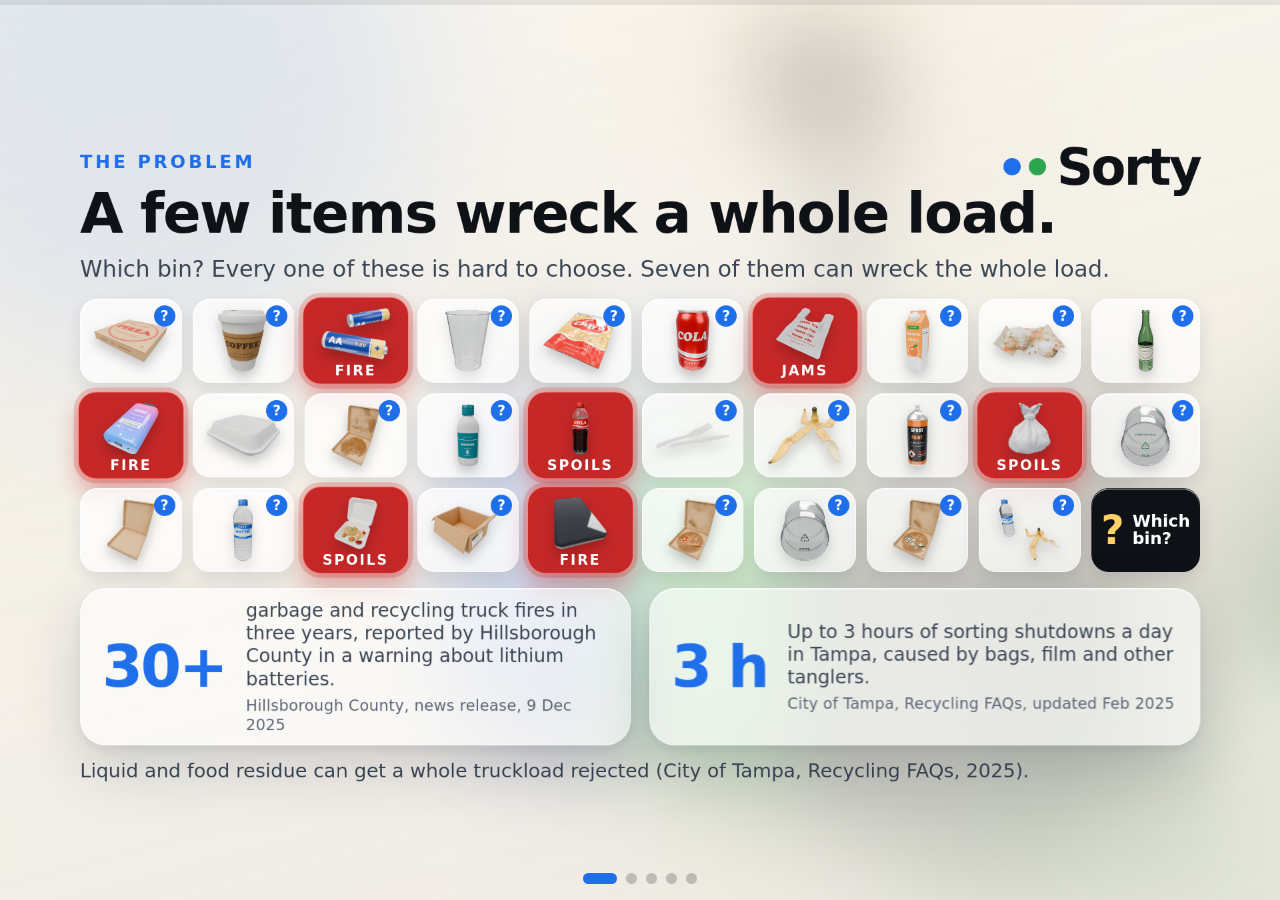
<file: sorty/showcase/deck/index.html>
<!doctype html>
<html lang="en">
<head>
<meta charset="utf-8">
<meta name="viewport" content="width=device-width, initial-scale=1">
<title>Sorty: pitch</title>
<link rel="stylesheet" href="deck.css">
</head>
<body>

<div class="backdrop" aria-hidden="true">
  <div class="room" id="room"></div>
  <i class="orb o1"></i><i class="orb o2"></i><i class="orb o3"></i>
  <div class="veil"></div>
</div>

<div class="progress" aria-hidden="true"><i id="bar"></i></div>

<main class="canvas" id="canvas">
  <div class="slides" id="slides"></div>
</main>

<nav class="dots" id="dots" aria-label="Slides"></nav>

<div class="timer" id="timer" hidden></div>

<aside class="notes" id="notes" hidden>
  <div class="notes-head"><strong id="notesTitle"></strong><span>N notes · T timer · R reset timer · F full screen · arrows or Space to move</span></div>
  <p id="notesText"></p>
</aside>

<script src="content.js"></script>
<script src="deck.js"></script>
</body>
</html>
</file>
<file: sorty/showcase/deck/deck.css>
/* Sorty pitch deck: a "spatial" look. A calm blurred room behind, frosted glass panels in front,
   depth between slides and inside them. Everything is laid out on a fixed 1920x1080 canvas that is
   scaled to the window, so it looks the same on a projector and on a laptop. */
:root {
  --ink: #0E1116; --soft: #3A4553; --muted: #5B6675;
  --blue: #1F6FEB; --green: #2DA44E; --char: #24292F; --amber: #C2570C;
  --glass: rgba(255, 255, 255, .6); --glass-strong: rgba(255, 255, 255, .78);
  --edge: rgba(255, 255, 255, .82);
  --shadow: 0 34px 90px rgba(24, 32, 52, .17), 0 6px 18px rgba(24, 32, 52, .08);
  --ease: cubic-bezier(.2, .8, .2, 1);
  --font: "Segoe UI Variable Display", "Segoe UI", system-ui, -apple-system, "Helvetica Neue", Arial, sans-serif;
  --k: 1; --px: 0; --py: 0;
}
* { box-sizing: border-box; }
html, body { height: 100%; margin: 0; overflow: hidden; background: #ECE7DE; color: var(--ink); font-family: var(--font); }
img, video { display: block; max-width: 100%; }
button { font: inherit; }

/* ---------- the room behind everything ---------- */
.backdrop { position: fixed; inset: 0; overflow: hidden; }
.room { position: absolute; inset: -6%; background: url(img/backdrop.jpg) center / cover no-repeat;
  transform: translate3d(calc(var(--px) * -22px), calc(var(--py) * -14px), 0) scale(1.06); transition: transform .5s var(--ease); }
.veil { position: absolute; inset: 0; background: linear-gradient(165deg, rgba(250, 247, 241, .66), rgba(238, 233, 224, .80)); }
.orb { position: absolute; border-radius: 50%; filter: blur(90px); opacity: .34; will-change: transform; }
.o1 { width: 46vw; height: 46vw; left: -12vw; top: -16vw; background: var(--blue); animation: drift1 26s ease-in-out infinite alternate; }
.o2 { width: 40vw; height: 40vw; right: -10vw; bottom: -18vw; background: var(--green); animation: drift2 31s ease-in-out infinite alternate; }
.o3 { width: 26vw; height: 26vw; right: 22vw; top: -12vw; background: #F2B66D; opacity: .26; animation: drift3 37s ease-in-out infinite alternate; }
@keyframes drift1 { to { transform: translate3d(9vw, 7vw, 0) scale(1.12); } }
@keyframes drift2 { to { transform: translate3d(-8vw, -6vw, 0) scale(1.08); } }
@keyframes drift3 { to { transform: translate3d(-10vw, 9vw, 0) scale(1.2); } }

/* ---------- the canvas and the slides ---------- */
.canvas { position: fixed; left: 50%; top: 50%; width: 1920px; height: 1080px;
  transform: translate(-50%, -50%) scale(var(--k)); transform-origin: center; }
.slides { position: absolute; inset: 0; perspective: 1900px; perspective-origin: 50% 46%; transform-style: preserve-3d; }
.slide { position: absolute; inset: 0; padding: 92px 120px 96px; display: flex; flex-direction: column;
  opacity: 0; pointer-events: none; transform: translate3d(0, 0, 420px) scale(1.05); filter: blur(12px);
  transition: transform .85s var(--ease), opacity .55s ease, filter .55s ease; will-change: transform, opacity; }
.slide.is-past { transform: translate3d(0, 0, -560px) scale(.9); }
.slide.is-active { opacity: 1; pointer-events: auto; transform: none; filter: none; }

/* pieces arrive one after another */
.r { opacity: 0; transform: translate3d(0, 38px, 0) scale(.985); transition: opacity .7s ease, transform .95s var(--ease);
  transition-delay: calc(var(--i, 0) * 120ms + 260ms); }
.slide.is-active .r { opacity: 1; transform: none; }

.kicker { font-size: 27px; font-weight: 700; letter-spacing: .16em; text-transform: uppercase; color: var(--blue); margin: 0 0 20px; }
.headline { font-size: 100px; line-height: 1.02; font-weight: 700; letter-spacing: -.025em; margin: 0; max-width: 1560px; text-wrap: balance; }
.headline.sm { font-size: 84px; }
.body { margin: 30px 0 0; padding: 0; list-style: none; font-size: 42px; line-height: 1.28; color: var(--soft); max-width: 1320px; }
.body li + li { margin-top: 12px; }
.foot { margin-top: auto; padding-top: 24px; font-size: 29px; line-height: 1.3; color: var(--soft); max-width: 1640px; }
.src { display: block; margin-top: 12px; font-size: 21px; line-height: 1.25; color: var(--muted); letter-spacing: .01em; }
.glass { background: var(--glass); border: 1.5px solid var(--edge); border-radius: 38px; box-shadow: var(--shadow), inset 0 1px 0 rgba(255, 255, 255, .95);
  -webkit-backdrop-filter: blur(28px) saturate(1.35); backdrop-filter: blur(28px) saturate(1.35); }
.float { transition: transform .5s var(--ease); will-change: transform; }

/* ---------- title and close ---------- */
.l-title, .l-close { justify-content: center; }
.l-title .headline, .l-close .headline { font-size: 230px; letter-spacing: -.045em; line-height: .92; }
.l-title .body, .l-close .body { font-size: 48px; max-width: 720px; }
.l-title .body li:first-child, .l-close .body li:first-child { color: var(--ink); font-weight: 650; font-size: 62px; line-height: 1.08; }
.l-title .team, .l-close .team { margin-top: 44px; font-size: 30px; color: var(--muted); }
.hero { position: absolute; right: 84px; top: 150px; width: 900px; height: 780px; }
.hero .frame { position: absolute; inset: 0; border-radius: 46px; overflow: hidden; box-shadow: 0 50px 120px rgba(24, 32, 52, .26); border: 2px solid var(--edge); }
.hero .frame img { width: 112%; max-width: none; height: 100%; object-fit: cover; margin-left: -6%; }
.hero .chip { position: absolute; padding: 18px 28px; font-size: 30px; font-weight: 650; border-radius: 26px; white-space: nowrap; }
.hero .c1 { left: -76px; top: 92px; } .hero .c2 { right: -44px; bottom: 126px; } .hero .c3 { left: 60px; bottom: -34px; }
.chip i { display: inline-block; width: 16px; height: 16px; border-radius: 50%; margin-right: 12px; vertical-align: baseline; }
.thanks { font-size: 64px; font-weight: 700; margin-top: 34px; color: var(--blue); }

/* ---------- statement (the problem) ---------- */
.l-statement .headline { max-width: 1120px; }
.l-statement .body { max-width: 1000px; }
.quote { margin-top: 38px; padding: 30px 38px; max-width: 1040px; font-size: 33px; line-height: 1.3; }
.quote q { quotes: "\201C" "\201D"; }
.mystery { position: absolute; right: 100px; top: 190px; width: 560px; display: grid; gap: 30px; }
.mystery .card { display: grid; grid-template-columns: 210px 1fr; align-items: center; gap: 26px; padding: 20px 30px; }
.mystery .card:nth-child(2) { margin-left: 70px; } .mystery .card:nth-child(3) { margin-left: 20px; }
.mystery img { height: 170px; width: 210px; object-fit: contain; filter: drop-shadow(0 16px 20px rgba(0, 0, 0, .2)); }
.mystery span { display: flex; align-items: center; font-size: 38px; line-height: 1.1; font-weight: 650; }
.mystery b { flex: none; display: inline-grid; place-items: center; width: 62px; height: 62px; margin-right: 16px; border-radius: 50%; background: var(--blue); color: #fff;
  font-size: 40px; animation: bob 2.6s ease-in-out infinite; }
.mystery .card:nth-child(2) b { animation-delay: .5s; } .mystery .card:nth-child(3) b { animation-delay: 1s; }
@keyframes bob { 50% { transform: translateY(-9px) scale(1.06); } }

/* ---------- cards ---------- */
.cards { margin-top: 44px; display: grid; grid-template-columns: repeat(4, 1fr); gap: 28px; }
.cards .card { padding: 32px 32px 28px; display: flex; flex-direction: column; min-height: 500px; }
.cards .card h3 { margin: 0 0 16px; font-size: 42px; line-height: 1.08; letter-spacing: -.01em; }
.cards .card p { margin: 0; font-size: 33px; line-height: 1.28; color: var(--soft); }
.cards .card .src { margin-top: auto; padding-top: 18px; }
.cards .card.good { background: rgba(232, 247, 237, .78); border-color: rgba(45, 164, 78, .45); }
.cards .card.good h3 { color: #17713A; }
.cards .card .pic { height: 150px; margin: -8px -8px 20px; border-radius: 24px; overflow: hidden; }
.cards .card .pic img { width: 100%; height: 100%; object-fit: cover; }

/* ---------- figures ---------- */
.figures { margin-top: 46px; display: grid; grid-auto-flow: column; grid-auto-columns: 1fr; gap: 26px; align-items: stretch; }
.fig { padding: 30px 30px 26px; display: flex; flex-direction: column; min-height: 450px; }
.fig .num { font-size: 132px; line-height: .95; font-weight: 750; letter-spacing: -.04em; color: var(--blue); font-variant-numeric: tabular-nums; white-space: nowrap; }
.figures.many .fig .num { font-size: 112px; }
.fig .num.txt { font-size: 86px; }
.fig p { margin: 18px 0 0; font-size: 31px; line-height: 1.26; color: var(--soft); }
.fig .src { margin-top: auto; padding-top: 16px; }
.fig.todo { background: rgba(255, 247, 235, .6); border: 3px dashed rgba(194, 87, 12, .55); box-shadow: none; }
.fig.todo .tag { font-size: 21px; font-weight: 700; letter-spacing: .12em; text-transform: uppercase; color: var(--amber); }
.fig.todo .ph { margin-top: 16px; font-size: 34px; line-height: 1.15; font-weight: 650; color: var(--amber); }

/* ---------- pipeline (how the system works) ---------- */
.pipe { position: relative; margin-top: 62px; display: grid; grid-template-columns: repeat(5, 1fr); gap: 26px; }
.pipe::before { content: ""; position: absolute; left: 4%; right: 4%; top: 46px; height: 6px; border-radius: 3px; background: rgba(31, 111, 235, .16); }
.pipe .rail { position: absolute; left: 4%; top: 46px; height: 6px; width: 0; border-radius: 3px; background: var(--blue); box-shadow: 0 0 22px rgba(31, 111, 235, .7);
  transition: width .9s var(--ease); }
.step { position: relative; padding: 76px 24px 28px; min-height: 440px; transition: transform .6s var(--ease), background .5s, box-shadow .5s, border-color .5s; }
.step .n { position: absolute; left: 50%; top: -6px; width: 92px; height: 92px; margin-left: -46px; border-radius: 50%; display: grid; place-items: center;
  font-size: 44px; font-weight: 750; background: #fff; color: var(--muted); border: 4px solid rgba(31, 111, 235, .22); transition: all .5s var(--ease); }
.step h3 { margin: 26px 0 12px; font-size: 40px; line-height: 1.08; text-align: center; }
.step p { margin: 0; font-size: 31px; line-height: 1.28; color: var(--soft); text-align: center; }
.step.on { transform: translate3d(0, -14px, 0); background: var(--glass-strong); border-color: rgba(31, 111, 235, .5);
  box-shadow: 0 44px 100px rgba(31, 111, 235, .26), inset 0 1px 0 #fff; }
.step.on .n, .step.done .n { background: var(--blue); color: #fff; border-color: var(--blue); box-shadow: 0 0 0 12px rgba(31, 111, 235, .16); }
.extra { margin-top: 16px; font-size: 29px; font-weight: 650; color: var(--blue); }

/* ---------- the four moves ---------- */
.moves { position: relative; margin-top: 40px; flex: 1; display: grid; grid-template-columns: 430px 250px 1fr; align-items: center; gap: 0; }
.cam { position: relative; height: 430px; padding: 26px; display: grid; place-items: center; }
.cam::after { content: "camera"; position: absolute; left: 30px; top: 22px; font-size: 21px; font-weight: 700; letter-spacing: .14em; text-transform: uppercase; color: var(--muted); }
.cam img { position: absolute; max-height: 300px; max-width: 330px; object-fit: contain; opacity: 0; transform: scale(.86) rotate(-4deg);
  transition: opacity .5s, transform .7s var(--ease); filter: drop-shadow(0 20px 24px rgba(0, 0, 0, .22)); }
.cam img.on { opacity: 1; transform: none; }
.wires { position: relative; height: 520px; }
.wires svg { position: absolute; inset: 0; width: 100%; height: 100%; overflow: visible; }
.wires path { fill: none; stroke: rgba(31, 111, 235, .18); stroke-width: 7; stroke-linecap: round; transition: stroke .4s; }
.wires path.on { stroke: var(--blue); stroke-dasharray: 16 14; animation: flow 1s linear infinite; filter: drop-shadow(0 0 10px rgba(31, 111, 235, .7)); }
@keyframes flow { to { stroke-dashoffset: -30; } }
.wires .ai { position: absolute; left: 50%; top: 50%; width: 140px; height: 140px; margin: -70px 0 0 -70px; border-radius: 50%; display: grid; place-items: center;
  font-size: 44px; font-weight: 750; color: #fff; background: var(--blue); box-shadow: 0 0 0 16px rgba(31, 111, 235, .16), 0 24px 50px rgba(31, 111, 235, .4);
  animation: think 2.2s ease-in-out infinite; }
@keyframes think { 50% { box-shadow: 0 0 0 28px rgba(31, 111, 235, .08), 0 24px 50px rgba(31, 111, 235, .4); } }
.movelist { display: grid; gap: 18px; }
.move { padding: 20px 30px; display: grid; grid-template-columns: 300px 1fr; align-items: center; gap: 24px; opacity: .62;
  transition: transform .6s var(--ease), opacity .4s, background .4s, border-color .4s, box-shadow .4s; }
.move h3 { margin: 0; font-size: 44px; letter-spacing: -.01em; }
.move small { display: block; margin-top: 4px; font-size: 25px; color: var(--muted); font-weight: 500; }
.move p { margin: 0; font-size: 29px; line-height: 1.25; color: var(--soft); }
.move.on { opacity: 1; transform: translate3d(22px, 0, 0) scale(1.02); background: var(--glass-strong); border-color: rgba(31, 111, 235, .55);
  box-shadow: 0 34px 80px rgba(31, 111, 235, .24), inset 0 1px 0 #fff; }
.move.on h3 { color: var(--blue); }

/* ---------- same box, two bins ---------- */
.compare { position: relative; margin-top: 36px; flex: 1; display: grid; grid-template-columns: 500px 190px 1fr; align-items: center; }
.start { text-align: center; }
.start img { height: 300px; margin: 0 auto; object-fit: contain; filter: drop-shadow(0 26px 30px rgba(0, 0, 0, .24)); animation: hover 4s ease-in-out infinite; }
@keyframes hover { 50% { transform: translateY(-14px); } }
.start .say { display: inline-block; margin-top: 26px; padding: 18px 28px; font-size: 32px; font-weight: 650; border-radius: 26px; }
.fork { position: relative; height: 470px; }
.fork svg { width: 100%; height: 100%; overflow: visible; }
.fork path { fill: none; stroke-width: 8; stroke-linecap: round; stroke-dasharray: 16 14; animation: flow 1.1s linear infinite; }
.branches { display: grid; gap: 30px; }
.branch { display: grid; grid-template-columns: 250px 1fr 250px; align-items: center; gap: 26px; padding: 20px 30px; }
.branch img { height: 196px; width: 250px; object-fit: contain; filter: drop-shadow(0 18px 22px rgba(0, 0, 0, .22)); }
.branch p { margin: 0; font-size: 31px; line-height: 1.24; color: var(--soft); }
.branch p b { display: block; color: var(--ink); font-size: 36px; margin-bottom: 6px; }
.bin { justify-self: end; width: 226px; height: 160px; border-radius: 26px 26px 34px 34px; display: grid; place-items: center; color: #fff; font-size: 30px; font-weight: 750;
  letter-spacing: .08em; text-transform: uppercase; background: var(--c); box-shadow: 0 0 0 0 var(--c); animation: lit 2.2s ease-in-out infinite; }
@keyframes lit { 50% { box-shadow: 0 0 70px 6px var(--c); } }

/* ---------- live demo ---------- */
.demo { margin-top: 30px; flex: 1; display: grid; grid-template-columns: 720px 1fr; gap: 60px; align-items: center; }
.go { display: inline-flex; align-items: center; gap: 22px; padding: 30px 48px; border: 0; border-radius: 36px; cursor: pointer; text-decoration: none;
  font-size: 46px; font-weight: 750; color: #fff; background: var(--blue); box-shadow: 0 26px 60px rgba(31, 111, 235, .45); animation: pulse 2s ease-out infinite; }
.go::after { content: "\2192"; font-size: 52px; transition: transform .3s; }
.go:hover::after { transform: translateX(10px); }
@keyframes pulse { 0% { box-shadow: 0 26px 60px rgba(31, 111, 235, .45), 0 0 0 0 rgba(31, 111, 235, .5); } 100% { box-shadow: 0 26px 60px rgba(31, 111, 235, .45), 0 0 0 38px rgba(31, 111, 235, 0); } }
.demo .body { font-size: 36px; margin-top: 40px; }
.demo .body li { padding-left: 46px; position: relative; }
.demo .body li::before { content: ""; position: absolute; left: 6px; top: 16px; width: 18px; height: 18px; border-radius: 50%; background: var(--blue); }
.screen3d { position: relative; height: 620px; border-radius: 44px; overflow: hidden; border: 2px solid var(--edge); box-shadow: 0 60px 130px rgba(24, 32, 52, .3);
  transform: perspective(1600px) rotateY(calc(-9deg + var(--px) * 3deg)) rotateX(calc(3deg + var(--py) * -2deg)); transition: transform .5s var(--ease); }
.screen3d video, .screen3d img { width: 100%; height: 100%; object-fit: cover; }
.screen3d .live { position: absolute; left: 26px; top: 24px; padding: 8px 18px; border-radius: 14px; background: rgba(13, 17, 23, .72); color: #fff; font-size: 22px; font-weight: 700; letter-spacing: .1em; }

/* ---------- the short deck: brand mark, three big cards, a row of figures, small print ---------- */
.brand { position: absolute; right: 120px; top: 78px; font-size: 76px; font-weight: 800; letter-spacing: -.04em; line-height: 1; color: var(--ink); }
.brand::before { content: ""; display: inline-block; width: 26px; height: 26px; margin-right: 16px; border-radius: 50%; background: var(--green); box-shadow: -38px 0 0 var(--blue), 0 0 0 0 transparent; vertical-align: middle; position: relative; top: -6px; }
.cards { grid-template-columns: none; grid-auto-flow: column; grid-auto-columns: 1fr; }
.cards.few .card { min-height: 0; padding: 32px 40px 30px; }
.cards.few .card .pic.cut { height: 132px; }
.l-cards .stats + .foot, .l-cards .meters + .foot { margin-top: 0; padding-top: 20px; }
.cards.few .card h3 { font-size: 54px; margin-bottom: 14px; }
.cards.few .card p { font-size: 40px; line-height: 1.22; }
.cards.few .card .src { font-size: 24px; padding-top: 22px; }
.cards .card .bignum { margin-bottom: 12px; font-size: 92px; font-weight: 750; letter-spacing: -.04em; line-height: 1; color: var(--blue); }
.meters { margin-top: 28px; display: grid; grid-auto-flow: column; grid-auto-columns: 1fr; gap: 28px; }
.mrow { display: grid; grid-template-columns: 1fr auto; align-items: baseline; column-gap: 24px; padding: 22px 36px 28px; }
.mrow p { margin: 0; font-size: 34px; line-height: 1.2; color: var(--soft); }
.mrow b { font-size: 62px; letter-spacing: -.02em; line-height: 1; color: var(--char); white-space: nowrap; }
.mrow .meter { grid-column: 1 / -1; margin-top: 16px; }
.mrow.bad b { color: #B42318; } .mrow.bad .meter i { background: #D1242F; }
.mrow.good b { color: #17713A; } .mrow.good .meter i { background: var(--green); }
.cards .card.bad .bignum { color: #B42318; } .cards .card.good .bignum { color: #17713A; }
.stats { margin-top: 28px; display: grid; grid-auto-flow: column; grid-auto-columns: 1fr; gap: 28px; }
.stat { display: grid; grid-template-columns: auto 1fr; align-items: center; gap: 30px; padding: 22px 36px; }
.stat .num { font-size: 108px; font-weight: 750; letter-spacing: -.04em; line-height: 1; color: var(--blue); font-variant-numeric: tabular-nums; }
.stat p { margin: 0; font-size: 30px; line-height: 1.22; color: var(--soft); }
.stat .src { margin-top: 8px; font-size: 23px; }
.go.sm { margin-top: 40px; padding: 22px 38px; font-size: 38px; border-radius: 30px; }
.go.sm::after { font-size: 42px; }

/* ---------- cards with cut-out pictures, and the "wrecker" tone ---------- */
.cards .card .pic.cut { display: flex; align-items: center; justify-content: center; gap: 16px; height: 160px; margin: 0 0 20px; overflow: visible; border-radius: 0; }
.cards .card .pic.cut img { width: auto; height: 100%; max-width: 44%; object-fit: contain; filter: drop-shadow(0 16px 18px rgba(0, 0, 0, .22)); }
.cards .card.bad { background: rgba(255, 241, 239, .76); border-color: rgba(209, 36, 47, .42); }
.cards .card.bad h3 { color: #B42318; }

/* ---------- two lanes: the instant alert and the careful answer ---------- */
.lanes { margin-top: 30px; flex: 1; display: grid; grid-template-columns: 330px 110px 1fr; align-items: center; }
.lsrc { display: grid; gap: 22px; }
.sensor { padding: 18px 24px; border-radius: 28px; font-size: 32px; }
.sensor i { display: inline-block; width: 18px; height: 18px; margin-right: 12px; border-radius: 50%; background: var(--green); animation: ping 1.8s ease-out infinite; }
@keyframes ping { 0% { box-shadow: 0 0 0 0 rgba(45, 164, 78, .6); } 100% { box-shadow: 0 0 0 18px rgba(45, 164, 78, 0); } }
.sensor small, .shot small { display: block; margin-top: 6px; font-size: 23px; line-height: 1.2; color: var(--muted); }
.shot { padding: 22px; text-align: center; }
.shot img { height: 200px; margin: 0 auto; object-fit: contain; filter: drop-shadow(0 18px 20px rgba(0, 0, 0, .22)); }
.lanes.run .shot { animation: snap .7s ease-out; }
@keyframes snap { 0% { outline: 6px solid rgba(31, 111, 235, .9); outline-offset: 0; } 100% { outline: 6px solid rgba(31, 111, 235, 0); outline-offset: 26px; } }
.split2 { height: 480px; }
.split2 svg { width: 100%; height: 100%; overflow: visible; }
.split2 path { fill: none; stroke-width: 7; stroke-linecap: round; stroke-dasharray: 16 14; animation: flow 1s linear infinite; }
.split2 .p1 { stroke: #D1242F; } .split2 .p2 { stroke: var(--blue); }
.lanecol { display: grid; gap: 24px; }
.lane { display: grid; grid-template-columns: 1fr 290px; gap: 30px; align-items: center; padding: 24px 30px; }
.lhead { display: flex; align-items: center; gap: 18px; flex-wrap: wrap; }
.lhead h3 { margin: 0; font-size: 42px; letter-spacing: -.01em; }
.model { padding: 6px 16px; border-radius: 14px; font-size: 25px; font-weight: 700; color: #fff; background: var(--char); white-space: nowrap; }
.lane .q { margin: 12px 0 0; font-size: 31px; line-height: 1.25; color: var(--soft); }
.stages { margin-top: 14px; display: flex; gap: 12px; flex-wrap: wrap; }
.stages span { padding: 8px 18px; border-radius: 16px; font-size: 28px; font-weight: 650; color: var(--muted); background: rgba(14, 17, 22, .07); border: 2px solid transparent; }
.track { margin-top: 18px; height: 14px; border-radius: 7px; background: rgba(14, 17, 22, .1); overflow: hidden; }
.track .fill { display: block; height: 100%; width: 0; border-radius: 7px; background: var(--blue); }
.fast .track .fill { background: #D1242F; }
.end { height: 170px; border-radius: 28px; display: grid; place-content: center; text-align: center; background: rgba(14, 17, 22, .06); border: 3px dashed rgba(14, 17, 22, .2); color: var(--muted); }
.end b { font-size: 44px; line-height: 1; opacity: .35; }
.fast .end b { font-size: 64px; text-transform: uppercase; letter-spacing: .02em; }
.end small { margin-top: 8px; padding: 0 12px; font-size: 22px; line-height: 1.2; opacity: .6; }
.measured { margin: 14px 0 0; font-size: 31px; line-height: 1.22; font-weight: 600; color: var(--ink); }
.measured b { color: var(--ink); }
/* the run: both lanes leave together, the fast lane lands first */
.lanes.run .fast .fill { width: 100%; transition: width 1s linear .4s; }
.lanes.run .careful .fill { width: 100%; transition: width 5.2s linear .4s; }
.lanes.run .end { transition: background .25s, color .25s, border-color .25s, transform .5s var(--ease), box-shadow .4s; border-style: solid; color: #fff; }
.lanes.run .end b, .lanes.run .end small { transition: opacity .25s; opacity: 1; }
.lanes.run .fast .end, .lanes.run .fast .end b, .lanes.run .fast .end small { transition-delay: 1.4s; }
.lanes.run .careful .end, .lanes.run .careful .end b, .lanes.run .careful .end small { transition-delay: 5.6s; }
.lanes.run .fast .end { background: #D1242F; border-color: #D1242F; transform: scale(1.06); box-shadow: 0 0 70px rgba(209, 36, 47, .65); }
.lanes.run .careful .end { background: var(--blue); border-color: var(--blue); box-shadow: 0 0 60px rgba(31, 111, 235, .5); }
.lanes.run .stages span { transition: background .3s, color .3s, border-color .3s; background: rgba(31, 111, 235, .12); color: var(--blue); border-color: rgba(31, 111, 235, .5); }
.lanes.run .stages span:nth-child(1) { transition-delay: 1.2s; }
.lanes.run .stages span:nth-child(2) { transition-delay: 2.8s; }
.lanes.run .stages span:nth-child(3) { transition-delay: 4.4s; }
.vs .sub { margin: 18px 0 0; font-size: 31px; line-height: 1.25; color: var(--soft); }
.figures.many .fig .num { font-size: 100px; }

/* ---------- people guess wrong on these ---------- */
.flips { margin-top: 38px; display: grid; grid-auto-flow: column; grid-auto-columns: 1fr; gap: 22px; align-items: stretch; }
.flipwrap, .stepwrap { display: grid; }
.flipcard { padding: 20px 22px; display: flex; flex-direction: column; cursor: pointer; }
.flipcard .pic { height: 152px; display: grid; place-items: center; }
.flipcard .pic img { max-height: 152px; max-width: 84%; object-fit: contain; filter: drop-shadow(0 16px 18px rgba(0, 0, 0, .22)); }
.flipcard h3 { margin: 12px 0 0; font-size: 33px; line-height: 1.1; letter-spacing: -.01em; min-height: 73px; }
.flipcard .claim { margin: 6px 0 0; font-size: 23px; line-height: 1.2; color: var(--muted); }
.guess { margin-top: 15px; }
.guess small { display: block; margin-bottom: 7px; font-size: 21px; font-weight: 700; letter-spacing: .12em; text-transform: uppercase; color: var(--muted); }
.pill { display: flex; align-items: center; gap: 12px; padding: 9px 14px; min-height: 62px; border-radius: 20px; font-size: 30px; line-height: 1.05; border: 3px solid var(--c); }
.pill b { font-weight: 700; }
.mark { flex: none; width: 40px; height: 40px; border-radius: 50%; display: grid; place-items: center; }
.mark svg { width: 24px; height: 24px; fill: none; stroke: currentColor; stroke-width: 3.6; stroke-linecap: round; stroke-linejoin: round; }
.guess.wrong { transition: opacity .5s ease; }
.guess.wrong .pill { color: var(--c); background: rgba(255, 255, 255, .72); }
.guess.wrong .mark { background: #D1242F; color: #fff; }
.guess.wrong b { text-decoration: line-through; text-decoration-thickness: 3px; text-decoration-color: transparent; transition: text-decoration-color .4s; }
.guess.right { opacity: 0; transform: perspective(900px) rotateX(-86deg); transform-origin: 50% 0; transition: transform .85s var(--ease), opacity .35s ease; }
.guess.right .pill { color: #fff; background: var(--c); box-shadow: 0 14px 32px rgba(24, 32, 52, .24); }
.guess.right .mark { background: #fff; color: var(--c); }
.guess.right p { margin: 10px 2px 0; font-size: 24px; line-height: 1.22; color: var(--soft); }
.flipcard.flipped .guess.right { opacity: 1; transform: none; }
.flipcard.flipped .guess.wrong { opacity: .58; }
.flipcard.flipped .guess.wrong b { text-decoration-color: currentColor; }
.flipcard .src { margin-top: auto; padding-top: 8px; font-size: 18px; }

/* ---------- two results side by side ---------- */
.versus { margin-top: 44px; flex: 1; display: grid; grid-template-columns: 1fr 130px 1fr; align-items: stretch; }
.vs { padding: 40px 48px; display: flex; flex-direction: column; }
.vs h3 { margin: 0; font-size: 58px; letter-spacing: -.02em; }
.vs .detail { margin: 10px 0 0; font-size: 31px; line-height: 1.25; color: var(--soft); }
.vs .score { margin-top: auto; display: flex; align-items: baseline; gap: 22px; white-space: nowrap; }
.vs .num { font-size: 190px; line-height: .95; font-weight: 750; letter-spacing: -.04em; color: var(--char); font-variant-numeric: tabular-nums; }
.vs.good .num { color: var(--green); }
.vs .of { font-size: 46px; font-weight: 650; color: var(--soft); }
.meter { margin-top: 26px; height: 22px; border-radius: 11px; background: rgba(14, 17, 22, .1); overflow: hidden; }
.meter i { display: block; height: 100%; width: 0; border-radius: 11px; background: var(--char); transition: width 1.3s var(--ease); }
.vs.good .meter i { background: var(--green); }
.vs.todo { background: rgba(255, 247, 235, .6); border: 3px dashed rgba(194, 87, 12, .55); box-shadow: none; }
.vs.todo .tag { margin-bottom: 14px; font-size: 21px; font-weight: 700; letter-spacing: .12em; text-transform: uppercase; color: var(--amber); }
.vs.todo .num, .vs.todo.good .num { color: var(--amber); }
.vs.todo .meter { background: none; border: 3px dashed rgba(194, 87, 12, .4); }
.versus .mid { display: grid; place-items: center; }
.versus .mid span { width: 92px; height: 92px; border-radius: 50%; display: grid; place-items: center; font-size: 34px; font-weight: 750; color: #fff; background: var(--char);
  box-shadow: 0 18px 40px rgba(24, 32, 52, .3); }

/* ---------- honest status ---------- */
.split { margin-top: 44px; display: grid; grid-template-columns: 1.15fr 1fr; gap: 32px; flex: 1; }
.col { padding: 34px 40px; }
.col h3 { margin: 0 0 22px; font-size: 48px; }
.col ul { margin: 0; padding: 0; list-style: none; font-size: 37px; line-height: 1.26; color: var(--soft); }
.col li { position: relative; padding: 12px 0 12px 58px; }
.col li::before { content: ""; position: absolute; left: 4px; top: 20px; width: 30px; height: 30px; border-radius: 50%; }
.col.good h3 { color: #17713A; } .col.good li::before { background: var(--green); box-shadow: 0 0 0 7px rgba(45, 164, 78, .18); }
.col.open h3 { color: var(--amber); } .col.open li::before { border: 5px solid var(--amber); background: transparent; }

/* ---------- chrome: progress, dots, timer, notes ---------- */
.progress { position: fixed; left: 0; right: 0; top: 0; height: 5px; background: rgba(14, 17, 22, .08); z-index: 5; }
.progress i { display: block; height: 100%; width: 0; background: linear-gradient(90deg, var(--blue), var(--green)); transition: width .6s var(--ease); }
.dots { position: fixed; left: 50%; bottom: 16px; transform: translateX(-50%); display: flex; gap: 9px; z-index: 5; }
.dots button { width: 11px; height: 11px; padding: 0; border: 0; border-radius: 6px; background: rgba(14, 17, 22, .22); cursor: pointer; transition: width .4s var(--ease), background .3s; }
.dots button:hover { background: rgba(14, 17, 22, .5); }
.dots button.on { width: 34px; background: var(--blue); }
.dots button:focus-visible, .go:focus-visible { outline: 4px solid #79B8FF; outline-offset: 4px; }
.timer { position: fixed; right: 18px; top: 16px; z-index: 6; padding: 8px 16px; border-radius: 14px; font-size: 20px; font-weight: 700; font-variant-numeric: tabular-nums;
  color: #fff; background: rgba(13, 17, 23, .78); }
.timer.warn { background: #B45309; } .timer.over { background: #B42318; }
.notes { position: fixed; left: 16px; right: 16px; bottom: 44px; z-index: 6; padding: 16px 22px; border-radius: 18px; color: #E6EDF3; background: rgba(13, 17, 23, .9);
  font-size: clamp(16px, 1.5vw, 26px); line-height: 1.4; max-height: 34vh; overflow: auto; }
.notes[hidden], .timer[hidden] { display: none; }
.notes-head { display: flex; justify-content: space-between; gap: 20px; font-size: 13px; color: #9AA7B4; margin-bottom: 6px; }
.notes-head strong { color: #fff; font-size: 14px; letter-spacing: .08em; text-transform: uppercase; }
.notes p { margin: 0; }

@media (prefers-reduced-motion: reduce) {
  .orb, .mystery b, .wires .ai, .wires path.on, .start img, .fork path, .bin, .go { animation: none !important; }
  .slide, .r, .step, .move, .room, .float, .screen3d, .guess, .meter i, .pipe .rail { transition-duration: .01s !important; transition-delay: 0s !important; }
}

/* ---------- slide 1 gallery: a wall of everyday items that are hard to choose a bin for.
   Every tile carries a "?" that keeps changing between the three bin colours; the load-wreckers then light up red. ---------- */
.gcap { margin: 18px 0 0; font-size: 34px; line-height: 1.25; color: var(--soft); max-width: 1640px; }
.gallery { margin-top: 24px; display: grid; grid-template-columns: repeat(10, 1fr); gap: 16px; }
.gallery .tile { position: relative; height: 126px; border-radius: 26px; display: grid; place-items: center;
  background: rgba(255, 255, 255, .74); border: 1.5px solid rgba(255, 255, 255, .92);
  box-shadow: 0 10px 26px rgba(20, 30, 50, .10), inset 0 1px 0 rgba(255, 255, 255, .95);
  opacity: 0; transform: translate3d(0, 26px, 0) scale(.9);
  transition: opacity .5s ease, transform .7s var(--ease); transition-delay: calc(var(--n, 0) * 36ms + 380ms); }
.slide.is-active .gallery .tile { opacity: 1; transform: none; }
.gallery .tile img { width: auto; height: auto; max-width: 112px; max-height: 94px; object-fit: contain; filter: drop-shadow(0 9px 9px rgba(0, 0, 0, .22));
  animation: gbob 5s ease-in-out infinite alternate; animation-delay: calc(var(--n, 0) * -370ms); }
@keyframes gbob { from { transform: translateY(-3px) rotate(-1.4deg); } to { transform: translateY(4px) rotate(1.4deg); } }
.gallery .tile .q { position: absolute; right: 9px; top: 9px; width: 32px; height: 32px; border-radius: 50%; display: grid; place-items: center;
  font-style: normal; font-size: 21px; font-weight: 800; color: #fff; background: var(--blue);
  animation: gwhich 2.7s steps(1) infinite; animation-delay: calc(var(--n, 0) * -410ms); }
@keyframes gwhich { 0% { background: #1F6FEB; } 33% { background: #2DA44E; } 66% { background: #24292F; } }
.gallery .tile .tag { position: absolute; left: 0; right: 0; bottom: 7px; text-align: center; font-style: normal; font-size: 20px; font-weight: 800;
  letter-spacing: .12em; text-transform: uppercase; color: #fff; opacity: 0; }
.gallery .tile.bad img { max-height: 76px; margin-bottom: 20px; }
.slide.is-active .gallery .tile.bad { animation: gwreck .7s ease var(--d, 2600ms) forwards; }
.slide.is-active .gallery .tile.bad .q { animation: gwhich 2.7s steps(1) infinite, ghide .3s ease var(--d, 2600ms) forwards; }
.slide.is-active .gallery .tile.bad .tag { animation: gshow .4s ease calc(var(--d, 2600ms) + 200ms) forwards; }
@keyframes gwreck { 40% { transform: scale(1.14); } 100% { transform: scale(1.04); background: #C62828; border-color: #FF8A80;
  box-shadow: 0 0 0 6px rgba(198, 40, 40, .22), 0 18px 34px rgba(198, 40, 40, .38); } }
@keyframes ghide { to { opacity: 0; } }
@keyframes gshow { to { opacity: 1; } }
.gallery .tile.ask { background: var(--ink); border-color: var(--ink); color: #fff; grid-auto-flow: column; gap: 12px; padding: 0 14px; }
.gallery .tile.ask b { font-size: 60px; line-height: 1; color: #FFD166; animation: gpulse 1.6s ease-in-out infinite alternate; }
.gallery .tile.ask span { font-size: 25px; font-weight: 750; line-height: 1.05; }
@keyframes gpulse { from { transform: scale(.92) rotate(-6deg); } to { transform: scale(1.1) rotate(6deg); } }
.slide[data-id="problem"] .stats { margin-top: 24px; }
.slide[data-id="problem"] .stat { padding: 16px 32px; }
.slide[data-id="problem"] .stat .num { font-size: 88px; }
.slide[data-id="problem"] .stat p { font-size: 28px; }
@media (prefers-reduced-motion: reduce) {
  .gallery .tile, .slide.is-active .gallery .tile { opacity: 1; transform: none; transition: none; }
  .gallery .tile img, .gallery .tile .q, .gallery .tile.ask b { animation: none; }
  .slide.is-active .gallery .tile.bad { animation: none; background: #C62828; border-color: #FF8A80; }
  .slide.is-active .gallery .tile.bad .q { animation: none; opacity: 0; }
  .slide.is-active .gallery .tile.bad .tag { animation: none; opacity: 1; }
}

/* ---------- slide 5 "gain": six potential benefits in a 3 by 2 grid (added 21 Nov 2026, 5:16 PM).
   Every rule here is scoped to that one slide. Number and title share the top row; text and source run full width. ---------- */
.slide[data-id="gain"] .cards { margin-top: 26px; grid-auto-flow: row; grid-auto-columns: auto; grid-template-columns: repeat(3, 1fr); gap: 22px 24px; }
.slide[data-id="gain"] .cards .card { min-height: 0; padding: 22px 30px 18px; display: grid; grid-template-columns: auto 1fr;
  grid-template-rows: auto 1fr auto; column-gap: 22px; row-gap: 8px; align-items: center; }
.slide[data-id="gain"] .cards .card .bignum { margin: 0; font-size: 80px; white-space: nowrap; }
.slide[data-id="gain"] .cards .card h3 { margin: 0; font-size: 37px; line-height: 1.08; }
.slide[data-id="gain"] .cards .card p { grid-column: 1 / -1; align-self: start; font-size: 28px; line-height: 1.22; }
.slide[data-id="gain"] .cards .card .src { grid-column: 1 / -1; align-self: end; margin-top: 0; padding-top: 2px; font-size: 20px; }
.slide[data-id="gain"] .foot { padding-top: 16px; font-size: 25px; }

/* ---------- slide 4 (id "lanes"): the agents the orchestrator calls, lit one after another while the lane runs ---------- */
.agents { margin-top: 14px; display: grid; grid-template-columns: repeat(3, 1fr); gap: 12px; }
.agents span { display: grid; gap: 3px; padding: 9px 16px 11px; border-radius: 18px; background: rgba(14, 17, 22, .07); border: 2px solid transparent; }
.agents b { font-size: 26px; line-height: 1.1; color: var(--ink); white-space: nowrap; }
.agents small { font-size: 20px; line-height: 1.15; color: var(--muted); }
.lanes.run .agents span { transition: background .3s, border-color .3s; background: rgba(31, 111, 235, .12); border-color: rgba(31, 111, 235, .5); }
.lanes.run .agents span:nth-child(1) { transition-delay: 1.2s; }
.lanes.run .agents span:nth-child(2) { transition-delay: 2.8s; }
.lanes.run .agents span:nth-child(3) { transition-delay: 4.4s; }

/* ---------- slides 2 ("fail") and 3 ("built"): the research on show (added 21 Nov 2026, 5:27 PM).
   Every rule here is scoped to one of those two slides.
   Slide 2: five survey figures on top, then the three "what exists" cards. Slide 3: picture top right, three evidence groups below. ---------- */
.slide[data-id="fail"] .headline { font-size: 76px; }
.slide[data-id="fail"] .stats { order: 1; margin-top: 24px; grid-auto-flow: row; grid-auto-columns: auto; grid-template-columns: repeat(5, 1fr); gap: 18px; }
.slide[data-id="fail"] .stat { grid-template-columns: 1fr; align-items: start; align-content: start; gap: 4px; padding: 16px 22px 14px; }
.slide[data-id="fail"] .stat .num { font-size: 84px; color: #B42318; }
.slide[data-id="fail"] .stat p { font-size: 26px; line-height: 1.2; }
.slide[data-id="fail"] .stat .src { margin-top: 8px; font-size: 18px; }
.slide[data-id="fail"] .cards { order: 2; margin-top: 20px; gap: 22px; }
.slide[data-id="fail"] .cards .card { min-height: 0; padding: 18px 30px 16px; }
.slide[data-id="fail"] .cards .card .bignum { margin-bottom: 2px; font-size: 58px; }
.slide[data-id="fail"] .cards .card h3 { margin-bottom: 8px; font-size: 34px; }
.slide[data-id="fail"] .cards .card p { font-size: 27px; line-height: 1.22; }
.slide[data-id="fail"] .cards .card .src { padding-top: 10px; font-size: 19px; }
.slide[data-id="fail"] .foot { order: 3; margin-top: 0; padding-top: 14px; font-size: 24px; }
.slide[data-id="fail"] .stats .stat:nth-child(1) { transition-delay: 380ms; }
.slide[data-id="fail"] .stats .stat:nth-child(2) { transition-delay: 490ms; }
.slide[data-id="fail"] .stats .stat:nth-child(3) { transition-delay: 600ms; }
.slide[data-id="fail"] .stats .stat:nth-child(4) { transition-delay: 710ms; }
.slide[data-id="fail"] .stats .stat:nth-child(5) { transition-delay: 820ms; }
.slide[data-id="fail"] .cards .card:nth-child(1) { transition-delay: 1100ms; }
.slide[data-id="fail"] .cards .card:nth-child(2) { transition-delay: 1230ms; }
.slide[data-id="fail"] .cards .card:nth-child(3) { transition-delay: 1360ms; }

.slide[data-id="built"] { justify-content: flex-start; }
.slide[data-id="built"] .headline { font-size: 150px; line-height: .92; }
.slide[data-id="built"] .body { margin-top: 14px; font-size: 30px; line-height: 1.26; max-width: 900px; }
.slide[data-id="built"] .body li:first-child { font-size: 46px; line-height: 1.08; }
.slide[data-id="built"] .body li + li { margin-top: 10px; }
.slide[data-id="built"] .go.sm { margin-top: 20px; padding: 14px 28px; font-size: 30px; border-radius: 24px; }
.slide[data-id="built"] .go.sm::after { font-size: 34px; }
.slide[data-id="built"] .hero { right: 120px; top: 96px; width: 700px; height: 400px; }
.slide[data-id="built"] .hero .frame { border-radius: 34px; }
.slide[data-id="built"] .hero .chip { padding: 11px 20px; font-size: 24px; border-radius: 20px; }
.slide[data-id="built"] .hero .c1 { left: -56px; top: 34px; }
.slide[data-id="built"] .hero .c2 { right: -28px; bottom: 74px; }
.slide[data-id="built"] .hero .c3 { left: 44px; bottom: -22px; }
.slide[data-id="built"] .groups { margin-top: auto; display: grid; grid-template-columns: 1fr 1.3fr 1.6fr; gap: 22px; }
.slide[data-id="built"] .group { display: flex; flex-direction: column; padding: 20px 28px 18px; }
.slide[data-id="built"] .group h3 { margin: 0 0 6px; font-size: 28px; letter-spacing: .12em; text-transform: uppercase; color: var(--blue); }
.slide[data-id="built"] .group .bignum { margin: 0 0 6px; font-size: 84px; font-weight: 750; letter-spacing: -.04em; line-height: 1; color: var(--ink); white-space: nowrap; }
.slide[data-id="built"] .group ul { margin: 0; padding: 0; list-style: none; font-size: 27px; line-height: 1.24; color: var(--soft); }
.slide[data-id="built"] .group li + li { margin-top: 6px; }
.slide[data-id="built"] .group li small { display: block; font-size: 18px; line-height: 1.2; color: var(--muted); }
.slide[data-id="built"] .group .src { margin-top: auto; padding-top: 10px; font-size: 19px; }
.slide[data-id="built"] .group.psy ul { columns: 2; column-gap: 26px; font-size: 26px; color: var(--ink); }
.slide[data-id="built"] .group.psy li { break-inside: avoid; margin-top: 0; padding-bottom: 9px; }
</file>
